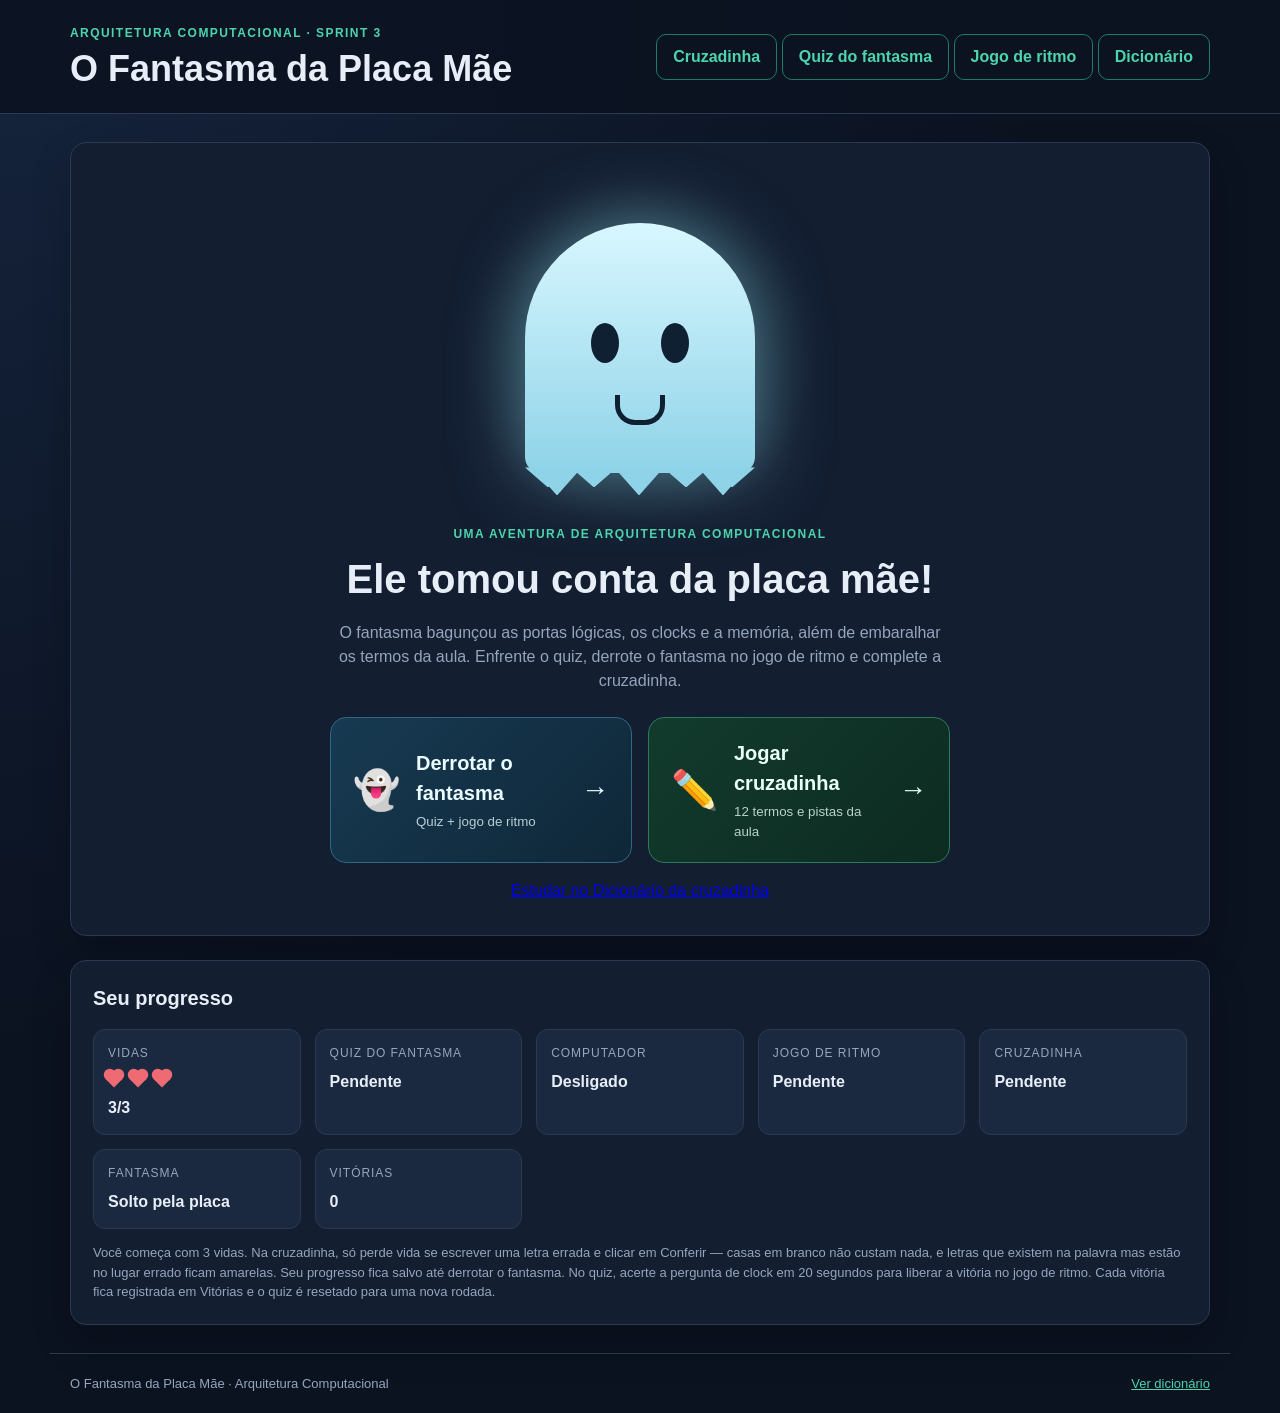
<file: index.html>
<!DOCTYPE html>
<html lang="pt-BR">
<head>
  <meta charset="UTF-8">
  <meta name="viewport" content="width=device-width, initial-scale=1.0">
  <title>O Fantasma da Placa Mãe</title>
  <link rel="stylesheet" href="style.css">
</head>
<body>
  <header class="topo">
    <div class="topo-inner">
      <div>
        <p class="etiqueta">Arquitetura Computacional · Sprint 3</p>
        <h1>O Fantasma da Placa Mãe</h1>
      </div>
      <nav class="menu">
        <a href="cruzadinha.html">Cruzadinha</a>
        <a href="portas.html">Quiz do fantasma</a>
        <a href="ritmo.html">Jogo de ritmo</a>
        <a href="dicionario.html">Dicionário</a>
      </nav>
    </div>
  </header>

  <main class="home">
    <section class="painel hero hero-grande">
      <div class="fantasma fantasma-gigante" aria-hidden="true">
        <div class="fantasma-aura"></div>
        <div class="fantasma-corpo">
          <span class="olho esquerdo"></span>
          <span class="olho direito"></span>
          <span class="boca"></span>
        </div>
        <div class="fantasma-cauda cauda-um"></div>
        <div class="fantasma-cauda cauda-dois"></div>
        <div class="fantasma-cauda cauda-tres"></div>
      </div>
      <div class="hero-texto">
        <p class="etiqueta">Uma aventura de arquitetura computacional</p>
        <h2>Ele tomou conta da placa mãe!</h2>
        <p class="subtitulo">O fantasma bagunçou as portas lógicas, os clocks e a memória, além de embaralhar os termos da aula. Enfrente o quiz, derrote o fantasma no jogo de ritmo e complete a cruzadinha.</p>

        <div class="acoes-grandes">
          <a class="botao-grande botao-fantasma" href="portas.html">
            <span class="botao-grande-icone">👻</span>
            <span class="botao-grande-texto">
              <strong>Derrotar o fantasma</strong>
              <small>Quiz + jogo de ritmo</small>
            </span>
            <span class="botao-grande-seta">→</span>
          </a>
          <a class="botao-grande botao-cruzadinha" href="cruzadinha.html">
            <span class="botao-grande-icone">✏️</span>
            <span class="botao-grande-texto">
              <strong>Jogar cruzadinha</strong>
              <small>12 termos e pistas da aula</small>
            </span>
            <span class="botao-grande-seta">→</span>
          </a>
        </div>
        <p class="link-extra"><a href="dicionario.html">Estudar no Dicionário da cruzadinha</a></p>
      </div>
    </section>

    <section class="painel status status-final">
      <h2>Seu progresso</h2>
      <div class="status-grid">
        <div class="status-item">
          <span class="status-label">Vidas</span>
          <span id="coracoes" class="coracoes"></span>
          <strong id="total-vidas">3</strong>
        </div>
        <div class="status-item">
          <span class="status-label">Quiz do fantasma</span>
          <strong id="status-portas">Pendente</strong>
        </div>
        <div class="status-item">
          <span class="status-label">Computador</span>
          <strong id="status-pc">Desligado</strong>
        </div>
        <div class="status-item">
          <span class="status-label">Jogo de ritmo</span>
          <strong id="status-ritmo">Pendente</strong>
        </div>
        <div class="status-item">
          <span class="status-label">Cruzadinha</span>
          <strong id="status-cruzadinha">Pendente</strong>
        </div>
        <div class="status-item">
          <span class="status-label">Fantasma</span>
          <strong id="status-fantasma">Solto pela placa</strong>
        </div>
        <div class="status-item">
          <span class="status-label">Vitórias</span>
          <strong id="status-vitorias">0</strong>
        </div>
      </div>
      <p class="ajuda">Você começa com 3 vidas. Na cruzadinha, só perde vida se escrever uma letra errada e clicar em Conferir — casas em branco não custam nada, e letras que existem na palavra mas estão no lugar errado ficam amarelas. Seu progresso fica salvo até derrotar o fantasma. No quiz, acerte a pergunta de clock em 20 segundos para liberar a vitória no jogo de ritmo. Cada vitória fica registrada em Vitórias e o quiz é resetado para uma nova rodada.</p>
    </section>
  </main>

  <footer class="rodape">
    <span>O Fantasma da Placa Mãe · Arquitetura Computacional</span>
    <a href="dicionario.html">Ver dicionário</a>
  </footer>

  <script src="script.js"></script>
</body>
</html>
</file>
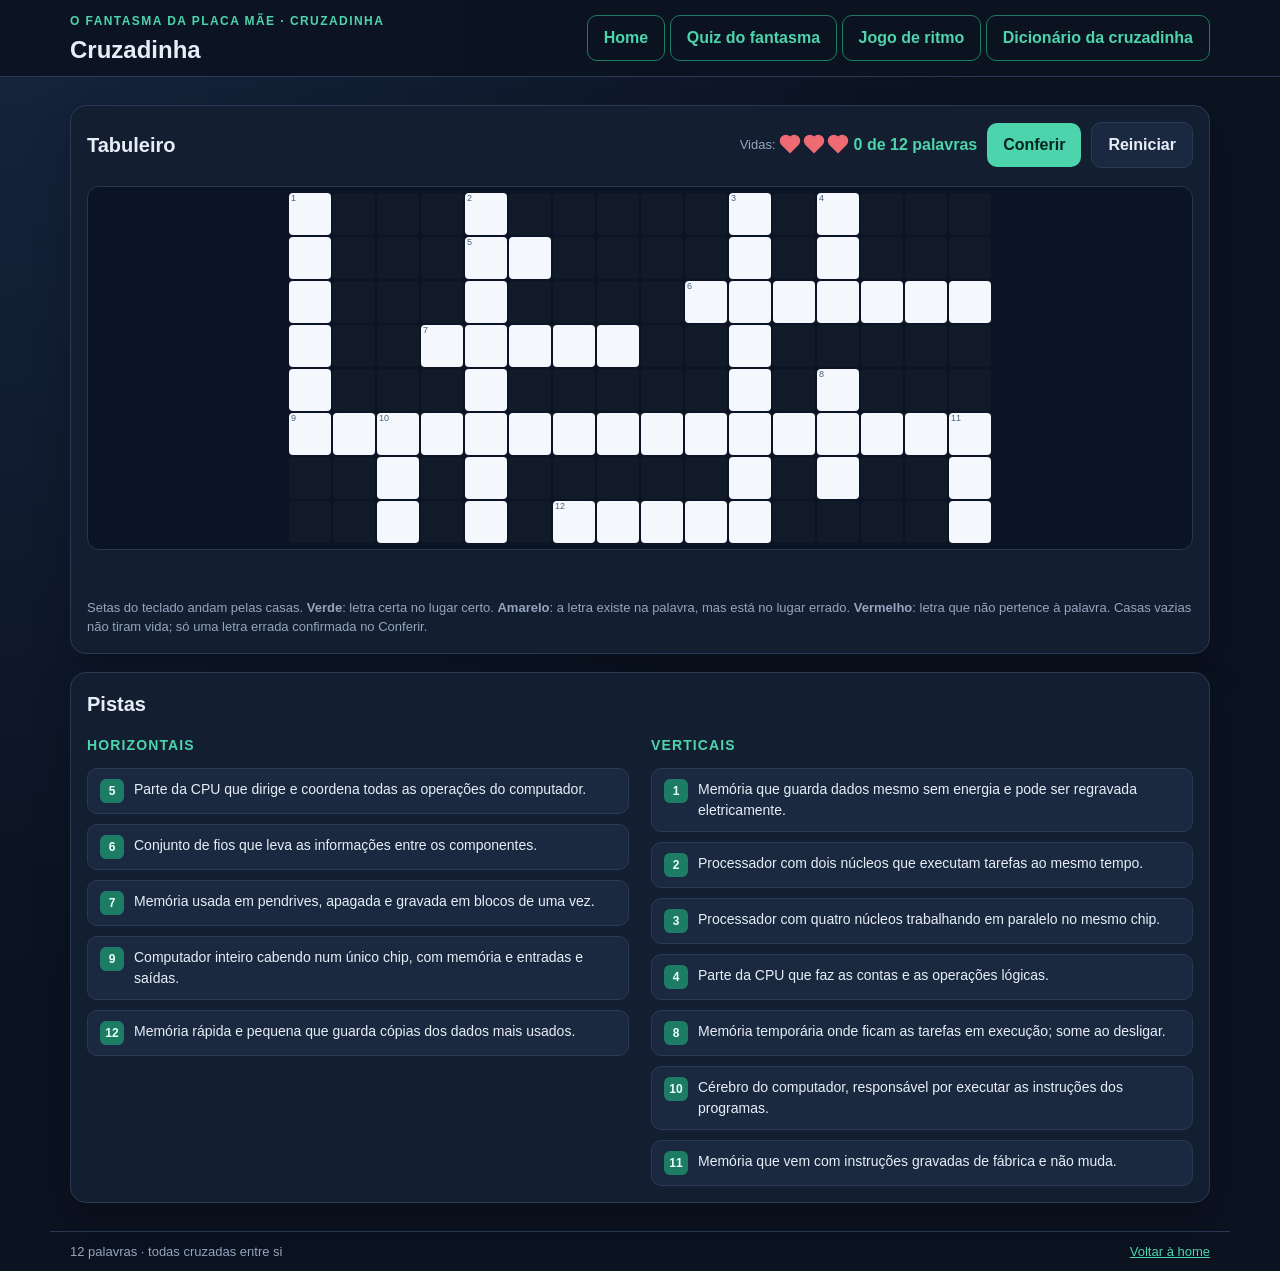
<file: cruzadinha.html>
<!DOCTYPE html>
<html lang="pt-BR">
<head>
  <meta charset="UTF-8">
  <meta name="viewport" content="width=device-width, initial-scale=1.0">
  <title>Cruzadinha · O Fantasma da Placa Mãe</title>
  <link rel="stylesheet" href="style.css">
</head>
<body class="pagina-cruzadinha">
  <header class="topo">
    <div class="topo-inner">
      <div>
        <p class="etiqueta">O Fantasma da Placa Mãe · Cruzadinha</p>
        <h1>Cruzadinha</h1>
        <p class="subtitulo">Leia a pista e escreva as letras direto nas casas. Cuidado: conferir com letra errada custa 1 vida.</p>
      </div>
      <nav class="menu">
        <a href="index.html">Home</a>
        <a href="portas.html">Quiz do fantasma</a>
        <a href="ritmo.html">Jogo de ritmo</a>
        <a href="dicionario.html">Dicionário da cruzadinha</a>
      </nav>
    </div>
  </header>

  <main class="layout">
    <section class="painel tabuleiro-painel">
      <div class="barra">
        <h2>Tabuleiro</h2>
        <div class="acoes">
          <span class="vidas"><span class="vidas-titulo">Vidas:</span> <span id="coracoes" class="coracoes"></span></span>
          <span id="contador" class="contador">0 de 12 palavras</span>
          <button type="button" id="conferir" class="botao primario">Conferir</button>
          <button type="button" id="reiniciar" class="botao secundario">Reiniciar</button>
        </div>
      </div>

      <div class="tabuleiro-wrapper">
        <div id="tabuleiro" class="tabuleiro" aria-label="Tabuleiro da cruzadinha"></div>
      </div>

      <p id="mensagem" class="mensagem" role="status"></p>
      <p class="ajuda">Setas do teclado andam pelas casas. <strong>Verde</strong>: letra certa no lugar certo. <strong>Amarelo</strong>: a letra existe na palavra, mas está no lugar errado. <strong>Vermelho</strong>: letra que não pertence à palavra. Casas vazias não tiram vida; só uma letra errada confirmada no Conferir.</p>
    </section>

    <section class="painel pistas-painel">
      <h2>Pistas</h2>
      <div class="grupos">
        <div class="grupo">
          <h3>Horizontais</h3>
          <ol id="pistas-h" class="lista-pistas"></ol>
        </div>
        <div class="grupo">
          <h3>Verticais</h3>
          <ol id="pistas-v" class="lista-pistas"></ol>
        </div>
      </div>
    </section>
  </main>

  <footer class="rodape">
    <span>12 palavras · todas cruzadas entre si</span>
    <a href="index.html">Voltar à home</a>
  </footer>

  <div id="overlay" class="overlay" hidden>
    <div class="overlay-card">
      <h2 id="overlay-titulo"></h2>
      <p id="overlay-texto"></p>
      <div class="overlay-acoes">
        <button type="button" id="overlay-principal" class="botao primario"></button>
        <a class="botao secundario link-botao" href="index.html">Voltar à home</a>
      </div>
    </div>
  </div>

  <script src="script.js"></script>
</body>
</html>
</file>
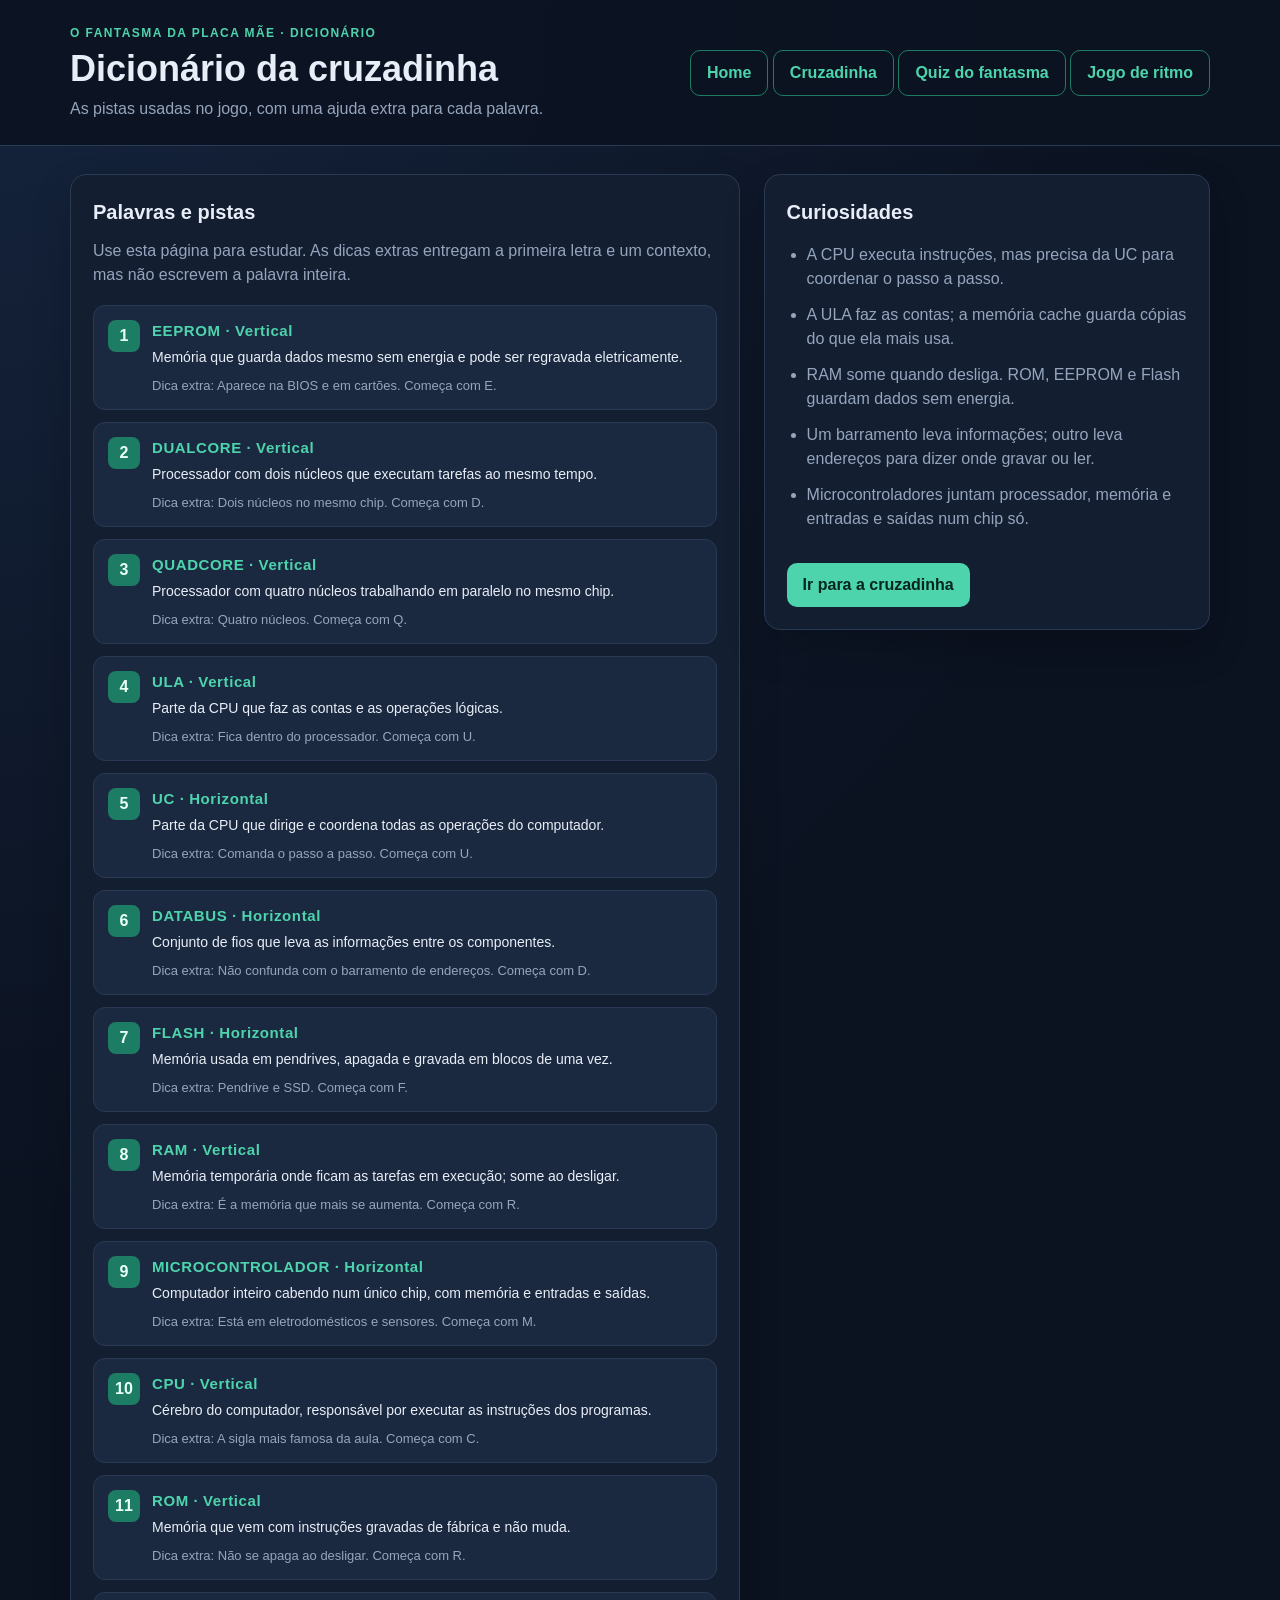
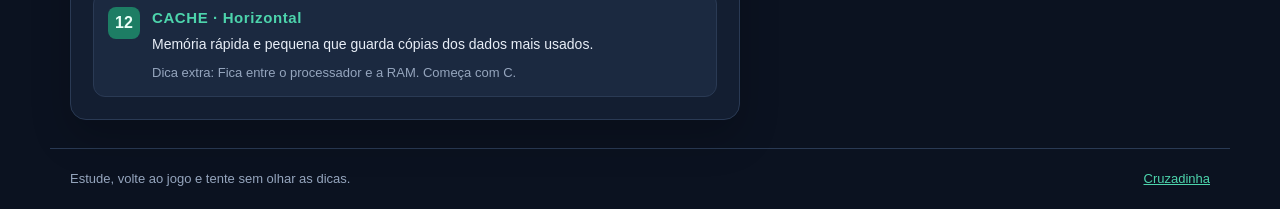
<file: dicionario.html>
<!DOCTYPE html>
<html lang="pt-BR">
<head>
  <meta charset="UTF-8">
  <meta name="viewport" content="width=device-width, initial-scale=1.0">
  <title>Dicionário da cruzadinha · O Fantasma da Placa Mãe</title>
  <link rel="stylesheet" href="style.css">
</head>
<body>
  <header class="topo">
    <div class="topo-inner">
      <div>
        <p class="etiqueta">O Fantasma da Placa Mãe · Dicionário</p>
        <h1>Dicionário da cruzadinha</h1>
        <p class="subtitulo">As pistas usadas no jogo, com uma ajuda extra para cada palavra.</p>
      </div>
      <nav class="menu">
        <a href="index.html">Home</a>
        <a href="cruzadinha.html">Cruzadinha</a>
        <a href="portas.html">Quiz do fantasma</a>
        <a href="ritmo.html">Jogo de ritmo</a>
      </nav>
    </div>
  </header>

  <main class="layout-ideias">
    <section class="painel">
      <h2>Palavras e pistas</h2>
      <p class="intro">Use esta página para estudar. As dicas extras entregam a primeira letra e um contexto, mas não escrevem a palavra inteira.</p>
      <div id="lista-ideias" class="cards"></div>
    </section>

    <aside class="painel">
      <h2>Curiosidades</h2>
      <ul class="curiosidades">
        <li>A CPU executa instruções, mas precisa da UC para coordenar o passo a passo.</li>
        <li>A ULA faz as contas; a memória cache guarda cópias do que ela mais usa.</li>
        <li>RAM some quando desliga. ROM, EEPROM e Flash guardam dados sem energia.</li>
        <li>Um barramento leva informações; outro leva endereços para dizer onde gravar ou ler.</li>
        <li>Microcontroladores juntam processador, memória e entradas e saídas num chip só.</li>
      </ul>
      <a class="botao primario link-botao" href="cruzadinha.html">Ir para a cruzadinha</a>
    </aside>
  </main>

  <footer class="rodape">
    <span>Estude, volte ao jogo e tente sem olhar as dicas.</span>
    <a href="cruzadinha.html">Cruzadinha</a>
  </footer>

  <script src="script.js"></script>
</body>
</html>
</file>
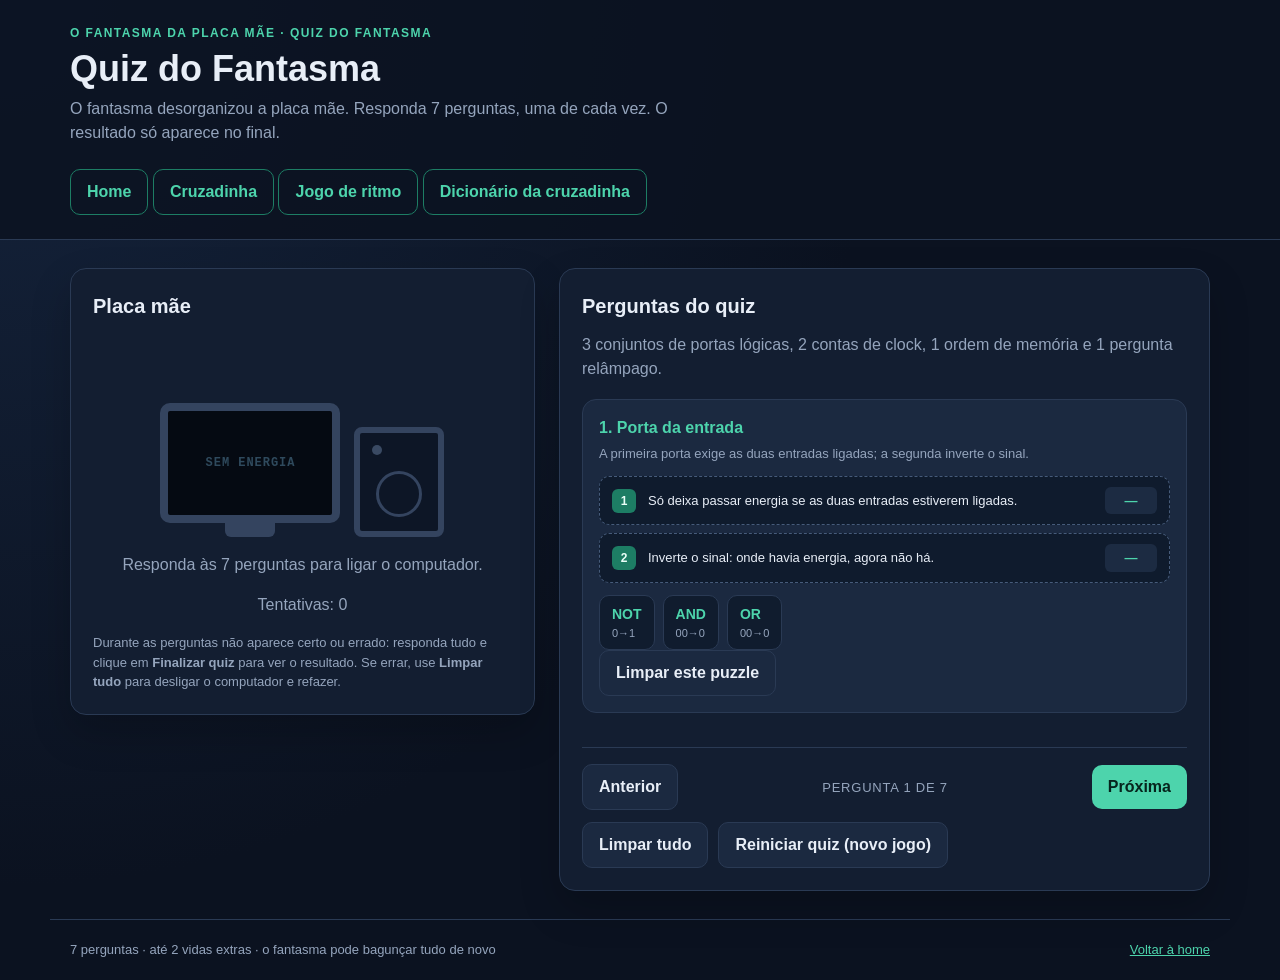
<file: portas.html>
<!DOCTYPE html>
<html lang="pt-BR">
<head>
  <meta charset="UTF-8">
  <meta name="viewport" content="width=device-width, initial-scale=1.0">
  <title>Quiz do Fantasma · O Fantasma da Placa Mãe</title>
  <link rel="stylesheet" href="style.css">
</head>
<body>
  <header class="topo">
    <div class="topo-inner">
      <div>
        <p class="etiqueta">O Fantasma da Placa Mãe · Quiz do fantasma</p>
        <h1>Quiz do Fantasma</h1>
        <p class="subtitulo">O fantasma desorganizou a placa mãe. Responda 7 perguntas, uma de cada vez. O resultado só aparece no final.</p>
      </div>
      <nav class="menu">
        <a href="index.html">Home</a>
        <a href="cruzadinha.html">Cruzadinha</a>
        <a href="ritmo.html">Jogo de ritmo</a>
        <a href="dicionario.html">Dicionário da cruzadinha</a>
      </nav>
    </div>
  </header>

  <main class="portas-layout">
    <section class="painel computador-painel">
      <h2>Placa mãe</h2>
      <div id="computador" class="computador">
        <div class="monitor">
          <div class="tela"><span id="texto-tela">SEM ENERGIA</span></div>
          <div class="suporte"></div>
        </div>
        <div class="gabinete">
          <span class="led"></span>
          <span class="ventoinha"></span>
        </div>
      </div>
      <p id="status-energia" class="status-energia" role="status">Responda às 7 perguntas para ligar o computador.</p>
      <p id="tentativas" class="status-energia">Tentativas: 0</p>
      <div id="recompensa" class="recompensa" hidden>
        <strong id="recompensa-titulo">Computador ligado!</strong>
        <span id="recompensa-texto">Você ganhou vidas extras para a cruzadinha.</span>
        <a class="botao primario link-botao" href="ritmo.html">Derrotar o fantasma no ritmo</a>
        <a class="botao secundario link-botao" href="cruzadinha.html">Ir para a cruzadinha</a>
      </div>
      <p class="ajuda">Durante as perguntas não aparece certo ou errado: responda tudo e clique em <strong>Finalizar quiz</strong> para ver o resultado. Se errar, use <strong>Limpar tudo</strong> para desligar o computador e refazer.</p>
    </section>

    <section class="painel quiz-painel">
      <h2>Perguntas do quiz</h2>
      <p class="intro">3 conjuntos de portas lógicas, 2 contas de clock, 1 ordem de memória e 1 pergunta relâmpago.</p>

      <div id="puzzles" class="puzzles"></div>
      <div id="clocks" class="clock-cards"></div>
      <div id="memoria-puzzle" class="puzzle"></div>

      <div id="clock-relampago" class="relampago etapa-quiz" data-etapa="6">
        <h3>Pergunta relâmpago de clock</h3>
        <p id="relampago-enunciado">1 GHz equivale a quantos MHz?</p>
        <div class="relampago-opcoes">
          <button type="button" class="opcao-relampago" data-resposta="100 MHz" disabled>100 MHz</button>
          <button type="button" class="opcao-relampago" data-resposta="1000 MHz" disabled>1000 MHz</button>
          <button type="button" class="opcao-relampago" data-resposta="10 MHz" disabled>10 MHz</button>
        </div>
        <div class="relampago-controle">
          <span class="relampago-cronometro">Tempo: <strong id="relampago-tempo">20</strong>s</span>
          <button type="button" id="relampago-iniciar" class="botao primario">Começar pergunta</button>
        </div>
        <p id="relampago-status" class="status-energia">Você terá 20 segundos para responder. O resultado aparece no final.</p>
      </div>

      <div class="quiz-navegacao">
        <button type="button" id="quiz-anterior" class="botao secundario">Anterior</button>
        <span id="quiz-progresso" class="quiz-progresso">Pergunta 1 de 7</span>
        <button type="button" id="quiz-proxima" class="botao primario">Próxima</button>
        <button type="button" id="enviar" class="botao primario" hidden>Finalizar quiz</button>
      </div>

      <div class="quiz-acoes">
        <button type="button" id="limpar-tudo" class="botao secundario">Limpar tudo</button>
        <button type="button" id="reiniciar-quiz" class="botao secundario">Reiniciar quiz (novo jogo)</button>
      </div>
    </section>

    <section id="explicacao" class="painel explicacao" hidden>
      <h2>Computador ligado: o que você consertou</h2>
      <div class="explicacao-grid">
        <div>
          <h3>Portas lógicas</h3>
          <ul>
            <li><strong>AND</strong>: só passa energia se as duas entradas forem 1 (1 e 1 → 1).</li>
            <li><strong>OR</strong>: passa se pelo menos uma entrada for 1 (1 ou 0 → 1).</li>
            <li><strong>NOT</strong>: inverte a entrada (0 vira 1 e 1 vira 0).</li>
            <li><strong>XOR</strong>: passa só quando as entradas são diferentes (1 e 0 → 1).</li>
          </ul>
        </div>
        <div>
          <h3>Resultado das contas de clock</h3>
          <ul>
            <li><strong>Conta 1</strong>: período de 0,5 ns → f = 1 / 0,5 ns = <strong>2 GHz</strong> (menor valor que atende).</li>
            <li><strong>Conta 2</strong>: 4 ciclos × 750 milhões de instruções/s = 3 bilhões de ciclos/s = <strong>3 GHz</strong>.</li>
          </ul>
        </div>
        <div>
          <h3>Ordem do armazenamento</h3>
          <p>Da mais lenta para a mais rápida: <strong>RAM → CACHE → REGISTRADORES</strong>.</p>
          <p>A RAM é a memória principal, a cache guarda cópias dos dados mais usados e os registradores ficam dentro da CPU.</p>
        </div>
      </div>
    </section>
  </main>

  <footer class="rodape">
    <span>7 perguntas · até 2 vidas extras · o fantasma pode bagunçar tudo de novo</span>
    <a href="index.html">Voltar à home</a>
  </footer>

  <script src="script.js"></script>
</body>
</html>
</file>
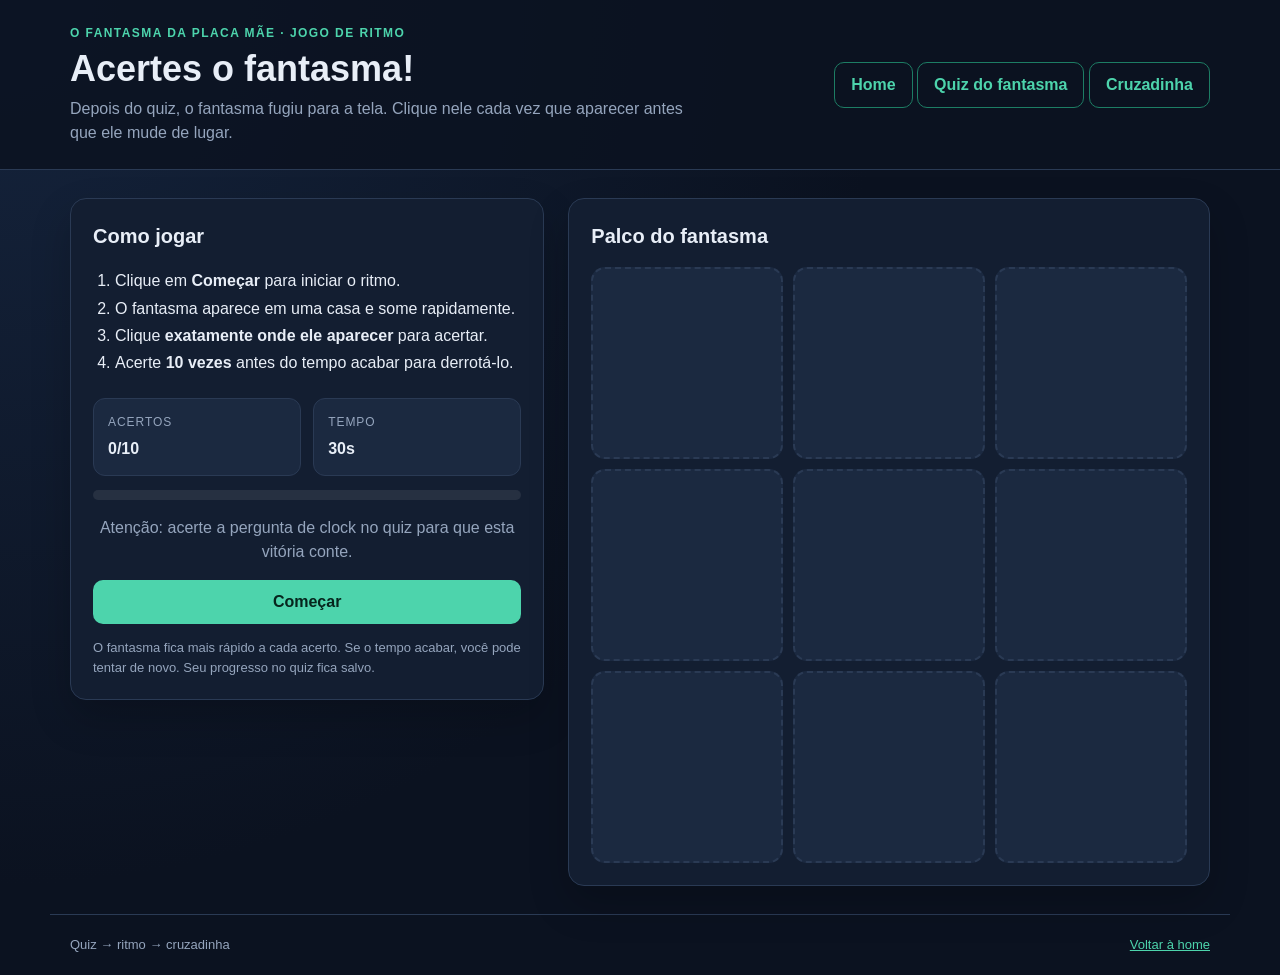
<file: ritmo.html>
<!DOCTYPE html>
<html lang="pt-BR">
<head>
  <meta charset="UTF-8">
  <meta name="viewport" content="width=device-width, initial-scale=1.0">
  <title>Jogo de Ritmo · O Fantasma da Placa Mãe</title>
  <link rel="stylesheet" href="style.css">
</head>
<body>
  <header class="topo">
    <div class="topo-inner">
      <div>
        <p class="etiqueta">O Fantasma da Placa Mãe · Jogo de ritmo</p>
        <h1>Acertes o fantasma!</h1>
        <p class="subtitulo">Depois do quiz, o fantasma fugiu para a tela. Clique nele cada vez que aparecer antes que ele mude de lugar.</p>
      </div>
      <nav class="menu">
        <a href="index.html">Home</a>
        <a href="portas.html">Quiz do fantasma</a>
        <a href="cruzadinha.html">Cruzadinha</a>
      </nav>
    </div>
  </header>

  <main class="ritmo-layout">
    <section class="painel ritmo-painel">
      <h2>Como jogar</h2>
      <ol class="ritmo-regras">
        <li>Clique em <strong>Começar</strong> para iniciar o ritmo.</li>
        <li>O fantasma aparece em uma casa e some rapidamente.</li>
        <li>Clique <strong>exatamente onde ele aparecer</strong> para acertar.</li>
        <li>Acerte <strong>10 vezes</strong> antes do tempo acabar para derrotá-lo.</li>
      </ol>
      <div class="ritmo-stats">
        <div class="ritmo-stat">
          <span class="status-label">Acertos</span>
          <strong><span id="ritmo-acertos">0</span>/10</strong>
        </div>
        <div class="ritmo-stat">
          <span class="status-label">Tempo</span>
          <strong><span id="ritmo-tempo">30</span>s</strong>
        </div>
      </div>
      <div class="ritmo-barra"><div id="ritmo-barra-preenchida" class="ritmo-barra-preenchida"></div></div>
      <p id="ritmo-status" class="status-energia" role="status">Pronto para começar?</p>
      <button type="button" id="ritmo-iniciar" class="botao primario botao-largo">Começar</button>
      <p class="ajuda">O fantasma fica mais rápido a cada acerto. Se o tempo acabar, você pode tentar de novo. Seu progresso no quiz fica salvo.</p>
    </section>

    <section class="painel palco-painel">
      <h2>Palco do fantasma</h2>
      <div id="palco-ritmo" class="palco-ritmo" aria-label="Palco do jogo de ritmo"></div>
      <div id="ritmo-resultado" class="recompensa ritmo-resultado" hidden>
        <strong id="ritmo-resultado-titulo">Fantasma derrotado!</strong>
        <span id="ritmo-resultado-texto">Você acertou todas as aparições.</span>
        <a class="botao primario link-botao" href="cruzadinha.html">Jogar cruzadinha</a>
        <a class="botao secundario link-botao" href="index.html">Voltar à home</a>
      </div>
    </section>
  </main>

  <footer class="rodape">
    <span>Quiz → ritmo → cruzadinha</span>
    <a href="index.html">Voltar à home</a>
  </footer>

  <script src="script.js"></script>
</body>
</html>
</file>
<file: style.css>
:root {
  --fundo: #0b1220;
  --painel: #131e31;
  --painel-claro: #1b2940;
  --texto: #e8eef7;
  --muted: #95a5bd;
  --linha: #2a3a54;
  --destaque: #4dd4ac;
  --destaque-escuro: #1d7d64;
  --certo: #36c98a;
  --errado: #ef6b73;
  --celula: clamp(18px, 4.2vw, 36px);
}

* {
  box-sizing: border-box;
}

body {
  margin: 0;
  min-height: 100vh;
  background: radial-gradient(circle at top left, #15243d 0%, var(--fundo) 55%);
  color: var(--texto);
  font-family: "Segoe UI", Roboto, Arial, sans-serif;
  line-height: 1.5;
}

.topo {
  border-bottom: 1px solid var(--linha);
  background: rgba(11, 18, 32, 0.85);
}

.topo-inner {
  max-width: 1180px;
  margin: 0 auto;
  padding: 24px 20px;
  display: flex;
  gap: 24px;
  align-items: center;
  justify-content: space-between;
  flex-wrap: wrap;
}

.etiqueta {
  margin: 0 0 6px;
  color: var(--destaque);
  font-size: 12px;
  font-weight: 700;
  letter-spacing: 0.12em;
  text-transform: uppercase;
}

h1 {
  margin: 0;
  font-size: clamp(24px, 3.5vw, 36px);
  line-height: 1.15;
}

.subtitulo {
  margin: 8px 0 0;
  color: var(--muted);
  max-width: 620px;
}

.menu a {
  display: inline-block;
  padding: 10px 16px;
  border: 1px solid var(--destaque-escuro);
  border-radius: 10px;
  color: var(--destaque);
  text-decoration: none;
  font-weight: 600;
  white-space: nowrap;
}

.menu a:hover {
  background: rgba(77, 212, 172, 0.1);
}

.layout,
.layout-ideias {
  max-width: 1180px;
  margin: 0 auto;
  padding: 28px 20px;
  display: grid;
  gap: 24px;
}

.layout {
  grid-template-columns: minmax(0, 1fr) minmax(0, 1fr);
  align-items: start;
}

.layout-ideias {
  grid-template-columns: minmax(0, 1.5fr) minmax(0, 1fr);
  align-items: start;
}

.painel {
  background: var(--painel);
  border: 1px solid var(--linha);
  border-radius: 16px;
  padding: 22px;
  box-shadow: 0 18px 40px rgba(0, 0, 0, 0.2);
}

.painel h2 {
  margin: 0 0 16px;
  font-size: 20px;
}

.barra {
  display: flex;
  align-items: center;
  justify-content: space-between;
  gap: 12px;
  flex-wrap: wrap;
  margin-bottom: 18px;
}

.barra h2 {
  margin: 0;
}

.acoes {
  display: flex;
  align-items: center;
  gap: 10px;
  flex-wrap: wrap;
}

.contador {
  color: var(--destaque);
  font-weight: 700;
  font-variant-numeric: tabular-nums;
  white-space: nowrap;
}

.botao {
  border: 0;
  border-radius: 10px;
  padding: 10px 16px;
  font: inherit;
  font-weight: 700;
  cursor: pointer;
  transition: transform 0.15s ease, filter 0.15s ease;
}

.botao:hover {
  filter: brightness(1.1);
  transform: translateY(-1px);
}

.botao:active {
  transform: translateY(0);
}

.primario {
  background: var(--destaque);
  color: #06251d;
}

.secundario {
  background: var(--painel-claro);
  color: var(--texto);
  border: 1px solid var(--linha);
}

.link-botao {
  display: inline-block;
  text-decoration: none;
  margin-top: 20px;
}

.tabuleiro-wrapper {
  overflow-x: auto;
  padding: 6px;
  background: #0a1424;
  border: 1px solid var(--linha);
  border-radius: 12px;
}

.tabuleiro {
  display: grid;
  grid-template-columns: repeat(16, var(--celula));
  grid-auto-rows: var(--celula);
  gap: 2px;
  width: max-content;
}

.casa {
  position: relative;
  width: var(--celula);
  height: var(--celula);
}

.casa.vazia {
  background: rgba(255, 255, 255, 0.025);
  border-radius: 4px;
}

.casa.ativa {
  background: #f4f7fb;
  border-radius: 4px;
}

.casa .numero {
  position: absolute;
  top: 1px;
  left: 2px;
  z-index: 1;
  font-size: 9px;
  line-height: 1;
  color: #48607f;
  pointer-events: none;
}

.casa input {
  width: 100%;
  height: 100%;
  padding: 0;
  border: 2px solid transparent;
  border-radius: 4px;
  background: transparent;
  color: #102033;
  font: 700 calc(var(--celula) * 0.58) "Segoe UI", Arial, sans-serif;
  text-align: center;
  text-transform: uppercase;
  caret-color: var(--destaque-escuro);
  outline: none;
}

.casa input:focus {
  border-color: #2c80d1;
  background: #fff;
}

.casa.certo {
  background: var(--certo);
}

.casa.amarelo {
  background: #ffd34d;
}

.casa.errado {
  background: var(--errado);
}

.casa.certo input,
.casa.amarelo input,
.casa.errado input {
  color: #07131f;
}

.ajuda {
  margin: 14px 0 0;
  color: var(--muted);
  font-size: 13px;
}

.grupos {
  display: grid;
  grid-template-columns: repeat(auto-fit, minmax(220px, 1fr));
  gap: 22px;
}

.grupo h3 {
  margin: 0 0 12px;
  color: var(--destaque);
  font-size: 14px;
  letter-spacing: 0.08em;
  text-transform: uppercase;
}

.lista-pistas {
  list-style: none;
  margin: 0;
  padding: 0;
  display: grid;
  gap: 10px;
}

.lista-pistas li {
  display: flex;
  gap: 10px;
  align-items: flex-start;
  padding: 10px 12px;
  background: var(--painel-claro);
  border: 1px solid var(--linha);
  border-radius: 10px;
  font-size: 14px;
}

.lista-pistas .num {
  flex: 0 0 auto;
  min-width: 24px;
  height: 24px;
  padding: 0 4px;
  border-radius: 6px;
  background: var(--destaque-escuro);
  color: #eafff8;
  font-size: 12px;
  font-weight: 700;
  text-align: center;
  line-height: 24px;
}

.intro {
  margin: -4px 0 18px;
  color: var(--muted);
}

.cards {
  display: grid;
  gap: 12px;
}

.card {
  display: grid;
  grid-template-columns: 32px 1fr;
  gap: 12px;
  padding: 14px;
  background: var(--painel-claro);
  border: 1px solid var(--linha);
  border-radius: 12px;
}

.card .num {
  width: 32px;
  height: 32px;
  border-radius: 8px;
  background: var(--destaque-escuro);
  color: #eafff8;
  font-weight: 700;
  line-height: 32px;
  text-align: center;
}

.card h3 {
  margin: 0 0 4px;
  font-size: 15px;
  color: var(--destaque);
  letter-spacing: 0.04em;
}

.card p {
  margin: 0;
  font-size: 14px;
}

.card .extra {
  margin-top: 8px;
  color: var(--muted);
  font-size: 13px;
}

.curiosidades {
  margin: 0;
  padding-left: 20px;
  color: var(--muted);
}

.curiosidades li {
  margin-bottom: 12px;
}

.rodape {
  max-width: 1180px;
  margin: 0 auto;
  padding: 20px;
  display: flex;
  justify-content: space-between;
  gap: 12px;
  flex-wrap: wrap;
  color: var(--muted);
  font-size: 13px;
  border-top: 1px solid var(--linha);
}

.rodape a {
  color: var(--destaque);
}

.home {
  max-width: 1180px;
  margin: 0 auto;
  padding: 28px 20px;
  display: grid;
  gap: 24px;
}

.hero {
  display: flex;
  gap: 32px;
  align-items: center;
  flex-wrap: wrap;
}

.hero-texto {
  flex: 1 1 380px;
}

.hero-texto h2 {
  margin: 0 0 12px;
  font-size: clamp(26px, 4vw, 40px);
}

.hero-acoes {
  display: flex;
  gap: 12px;
  flex-wrap: wrap;
  margin-top: 20px;
}

.fantasma {
  flex: 0 0 auto;
  width: 150px;
  height: 170px;
  display: flex;
  justify-content: center;
}

.fantasma-corpo {
  position: relative;
  width: 120px;
  height: 130px;
  margin-top: 20px;
  background: linear-gradient(#d8f7ff, #8fd3e8);
  border-radius: 60px 60px 12px 12px;
  box-shadow: 0 0 40px rgba(143, 211, 232, 0.35);
}

.fantasma-corpo::after {
  content: '';
  position: absolute;
  left: 0;
  right: 0;
  bottom: -14px;
  height: 20px;
  background: #8fd3e8;
  clip-path: polygon(0 0, 10% 100%, 20% 0, 30% 100%, 40% 0, 50% 100%, 60% 0, 70% 100%, 80% 0, 90% 100%, 100% 0);
}

.olho {
  position: absolute;
  top: 52px;
  width: 16px;
  height: 22px;
  background: #102033;
  border-radius: 50%;
}

.olho.esquerdo {
  left: 34px;
}

.olho.direito {
  right: 34px;
}

.boca {
  position: absolute;
  top: 90px;
  left: 50%;
  transform: translateX(-50%);
  width: 26px;
  height: 16px;
  border: 3px solid #102033;
  border-top: 0;
  border-radius: 0 0 20px 20px;
}

.status-grid {
  display: grid;
  grid-template-columns: repeat(auto-fit, minmax(180px, 1fr));
  gap: 14px;
}

.status-item {
  display: flex;
  flex-direction: column;
  gap: 8px;
  padding: 14px;
  background: var(--painel-claro);
  border: 1px solid var(--linha);
  border-radius: 12px;
}

.status-label {
  color: var(--muted);
  font-size: 12px;
  letter-spacing: 0.08em;
  text-transform: uppercase;
}

.cartoes-jogo {
  display: grid;
  grid-template-columns: repeat(auto-fit, minmax(240px, 1fr));
  gap: 18px;
}

.cartao-jogo {
  display: block;
  padding: 22px;
  background: var(--painel);
  border: 1px solid var(--linha);
  border-radius: 16px;
  color: var(--texto);
  text-decoration: none;
  transition: transform 0.15s ease, border-color 0.15s ease;
}

.cartao-jogo:hover {
  border-color: var(--destaque);
  transform: translateY(-3px);
}

.cartao-num {
  color: var(--destaque);
  font-size: 12px;
  font-weight: 700;
  letter-spacing: 0.1em;
}

.cartao-jogo h3 {
  margin: 8px 0;
}

.cartao-jogo p {
  margin: 0;
  color: var(--muted);
  font-size: 14px;
}

.vidas {
  display: inline-flex;
  align-items: center;
  gap: 8px;
}

.vidas-titulo {
  color: var(--muted);
  font-size: 13px;
}

.coracoes {
  display: inline-flex;
  align-items: center;
  gap: 12px;
  min-height: 18px;
}

.vida {
  position: relative;
  width: 12px;
  height: 12px;
  background: #ef6b73;
  transform: rotate(-45deg);
}

.vida::before,
.vida::after {
  content: '';
  position: absolute;
  width: 12px;
  height: 12px;
  background: inherit;
  border-radius: 50%;
}

.vida::before {
  top: -6px;
  left: 0;
}

.vida::after {
  top: 0;
  left: 6px;
}

.vida.perdida,
.vida.perdida::before,
.vida.perdida::after {
  background: #3a4a63;
}

.mensagem {
  min-height: 22px;
  margin: 12px 0 0;
  color: var(--muted);
  font-size: 14px;
}

.mensagem.erro {
  color: var(--errado);
}

.mensagem.ok {
  color: var(--destaque);
}

.lista-pistas li.certo-pista {
  border-color: var(--certo);
}

.lista-pistas li.errado-pista {
  border-color: var(--errado);
}

.overlay {
  position: fixed;
  inset: 0;
  z-index: 20;
  display: flex;
  align-items: center;
  justify-content: center;
  padding: 20px;
  background: rgba(5, 10, 20, 0.82);
}

.overlay[hidden] {
  display: none;
}

.overlay-card {
  width: 100%;
  max-width: 440px;
  padding: 28px;
  background: var(--painel);
  border: 1px solid var(--destaque-escuro);
  border-radius: 18px;
  box-shadow: 0 24px 60px rgba(0, 0, 0, 0.5);
  text-align: center;
}

.overlay-card h2 {
  margin: 0 0 10px;
}

.overlay-card p {
  color: var(--muted);
}

.overlay-acoes {
  display: flex;
  justify-content: center;
  gap: 10px;
  flex-wrap: wrap;
  margin-top: 20px;
}

.portas-layout {
  max-width: 1180px;
  margin: 0 auto;
  padding: 28px 20px;
  display: grid;
  grid-template-columns: minmax(0, 1fr) minmax(0, 1.4fr);
  gap: 24px;
  align-items: start;
}

.computador {
  display: flex;
  align-items: flex-end;
  justify-content: center;
  gap: 14px;
  min-height: 200px;
  padding: 26px 10px 0;
}

.monitor {
  position: relative;
  width: 180px;
}

.tela {
  display: flex;
  align-items: center;
  justify-content: center;
  height: 120px;
  border: 8px solid #34445f;
  border-radius: 10px;
  background: #050a12;
  color: #2f4a5d;
  font: 700 12px "Courier New", monospace;
  letter-spacing: 0.08em;
  text-align: center;
  transition: background 0.4s ease, color 0.4s ease;
}

.suporte {
  width: 50px;
  height: 14px;
  margin: 0 auto;
  background: #34445f;
  border-radius: 0 0 6px 6px;
}

.gabinete {
  position: relative;
  width: 90px;
  height: 110px;
  border: 6px solid #34445f;
  border-radius: 8px;
  background: #0d1626;
}

.led {
  position: absolute;
  top: 12px;
  left: 12px;
  width: 10px;
  height: 10px;
  border-radius: 50%;
  background: #3a4a63;
}

.ventoinha {
  position: absolute;
  bottom: 14px;
  left: 50%;
  width: 46px;
  height: 46px;
  margin-left: -23px;
  border: 3px solid #34445f;
  border-radius: 50%;
}

.computador.ligado .tela {
  background: #0d3b34;
  color: #7ff5d0;
  box-shadow: inset 0 0 30px rgba(77, 212, 172, 0.45);
}

.computador.ligado .led {
  background: var(--certo);
  box-shadow: 0 0 12px var(--certo);
}

.computador.ligado .ventoinha {
  border-top-color: var(--destaque);
  animation: girar 1s linear infinite;
}

@keyframes girar {
  to {
    transform: rotate(360deg);
  }
}

.status-energia {
  color: var(--muted);
  text-align: center;
}

.recompensa {
  display: grid;
  gap: 6px;
  margin: 16px 0;
  padding: 16px;
  border: 1px solid var(--certo);
  border-radius: 12px;
  background: rgba(54, 201, 138, 0.1);
}

.recompensa[hidden] {
  display: none;
}

.recompensa span {
  color: var(--muted);
  font-size: 14px;
}

.botao-largo {
  width: 100%;
}

.puzzles {
  display: grid;
  gap: 16px;
  margin-bottom: 16px;
}

.puzzle {
  padding: 16px;
  background: var(--painel-claro);
  border: 1px solid var(--linha);
  border-radius: 14px;
}

.puzzle.resolvido {
  border-color: var(--certo);
}

.puzzle h3 {
  margin: 0 0 4px;
  color: var(--destaque);
  font-size: 16px;
}

.puzzle > p {
  margin: 0 0 12px;
  color: var(--muted);
  font-size: 13px;
}

.slots {
  display: grid;
  gap: 8px;
}

.slot {
  display: grid;
  grid-template-columns: 26px 1fr auto;
  align-items: center;
  gap: 10px;
  width: 100%;
  padding: 10px 12px;
  border: 1px dashed #465b7a;
  border-radius: 10px;
  background: #0f1b2d;
  color: var(--texto);
  font: inherit;
  font-size: 13px;
  text-align: left;
  cursor: pointer;
}

.slot.selecionado {
  border-color: var(--destaque);
  box-shadow: 0 0 0 2px rgba(77, 212, 172, 0.2);
}

.slot.certo {
  border-style: solid;
  border-color: var(--certo);
}

.slot.errado {
  border-style: solid;
  border-color: var(--errado);
}

.slot-num {
  width: 24px;
  height: 24px;
  border-radius: 6px;
  background: var(--destaque-escuro);
  color: #eafff8;
  font-size: 12px;
  font-weight: 700;
  line-height: 24px;
  text-align: center;
}

.slot-valor {
  min-width: 52px;
  padding: 4px 8px;
  border-radius: 6px;
  background: #1c2b42;
  color: var(--destaque);
  font-weight: 700;
  text-align: center;
}

.portas {
  display: flex;
  flex-wrap: wrap;
  gap: 8px;
  margin-top: 12px;
}

.porta {
  padding: 8px 12px;
  border: 1px solid var(--linha);
  border-radius: 10px;
  background: #101c2e;
  color: var(--texto);
  font: inherit;
  text-align: left;
  cursor: pointer;
}

.porta:hover {
  border-color: var(--destaque);
}

.porta strong {
  display: block;
  color: var(--destaque);
  font-size: 14px;
}

.porta small {
  display: block;
  color: var(--muted);
  font-size: 11px;
}

body.pagina-cruzadinha {
  --celula: clamp(16px, min(calc((100vw - 150px) / 16), calc((100vh - 310px) / 8)), 42px);
}

body.pagina-cruzadinha .topo-inner {
  padding: 12px 20px;
}

body.pagina-cruzadinha .topo h1 {
  font-size: 24px;
}

body.pagina-cruzadinha .subtitulo {
  display: none;
}

body.pagina-cruzadinha .layout {
  grid-template-columns: 1fr;
  gap: 18px;
}

body.pagina-cruzadinha .painel {
  padding: 16px;
}

body.pagina-cruzadinha .rodape {
  padding: 10px 20px;
}

body.pagina-cruzadinha .tabuleiro-wrapper {
  display: flex;
  justify-content: center;
}

.explicacao[hidden] {
  display: none;
}

.explicacao {
  grid-column: 1 / -1;
  border-color: var(--certo);
}

.explicacao-grid {
  display: grid;
  grid-template-columns: repeat(auto-fit, minmax(240px, 1fr));
  gap: 18px;
}

.explicacao h3 {
  margin: 0 0 10px;
  color: var(--destaque);
  font-size: 15px;
}

.explicacao p,
.explicacao li {
  color: var(--muted);
  font-size: 14px;
}

.explicacao ul {
  margin: 0;
  padding-left: 20px;
}

.explicacao li {
  margin-bottom: 8px;
}

.explicacao strong {
  color: var(--texto);
}

.titulo-bloco {
  margin-top: 22px;
}

.etapa-quiz[hidden] {
  display: none !important;
}

.quiz-navegacao {
  display: flex;
  align-items: center;
  gap: 10px;
  flex-wrap: wrap;
  margin-top: 18px;
  padding-top: 16px;
  border-top: 1px solid var(--linha);
}

.quiz-progresso {
  flex: 1;
  min-width: 130px;
  text-align: center;
  color: var(--muted);
  font-size: 13px;
  letter-spacing: 0.06em;
  text-transform: uppercase;
}

.relampago {
  margin: 18px 0;
  padding: 16px;
  border: 1px solid #2d6884;
  border-radius: 12px;
  background: rgba(23, 58, 82, 0.35);
}

.relampago h3 {
  margin: 0 0 8px;
}

.relampago-opcoes {
  display: flex;
  flex-wrap: wrap;
  gap: 8px;
  margin: 12px 0;
}

.opcao-relampago {
  padding: 10px 16px;
  border: 1px solid var(--linha);
  border-radius: 8px;
  background: var(--painel-claro);
  color: inherit;
  cursor: pointer;
  font: inherit;
}

.opcao-relampago:disabled {
  opacity: 0.45;
  cursor: not-allowed;
}

.opcao-relampago.certo {
  border-color: var(--certo);
  background: rgba(79, 209, 197, 0.18);
}

.opcao-relampago.errado {
  border-color: var(--errado);
  background: rgba(229, 85, 85, 0.18);
}

.relampago-controle {
  display: flex;
  align-items: center;
  gap: 12px;
  flex-wrap: wrap;
}

.relampago-cronometro {
  font-variant-numeric: tabular-nums;
}

.quiz-acoes {
  display: flex;
  flex-wrap: wrap;
  gap: 10px;
  margin-top: 12px;
}

.clock-cards {
  display: grid;
  gap: 12px;
  margin-bottom: 16px;
}

.clock-card {
  padding: 16px;
  background: var(--painel-claro);
  border: 1px solid var(--linha);
  border-radius: 14px;
}

.clock-card.resolvido {
  border-color: var(--certo);
}

.clock-card h3 {
  margin: 0 0 6px;
  color: var(--destaque);
  font-size: 16px;
}

.clock-card p {
  margin: 0 0 12px;
  color: var(--muted);
  font-size: 13px;
}

.opcoes-clock {
  display: flex;
  flex-wrap: wrap;
  gap: 8px;
}

.opcao-clock {
  padding: 8px 14px;
  border: 1px solid var(--linha);
  border-radius: 10px;
  background: #101c2e;
  color: var(--texto);
  font: inherit;
  font-weight: 700;
  cursor: pointer;
}

.opcao-clock:hover {
  border-color: var(--destaque);
}

.opcao-clock.selecionada {
  border-color: var(--destaque);
  background: rgba(77, 212, 172, 0.15);
}

.opcao-clock.certo {
  border-color: var(--certo);
}

.opcao-clock.errado {
  border-color: var(--errado);
}

.hero-grande {
  flex-direction: column;
  text-align: center;
  gap: 4px;
  padding: 28px 24px 30px;
}

.fantasma-gigante {
  position: relative;
  width: 300px;
  height: 320px;
  margin: 20px 0 10px;
}

.fantasma-aura {
  position: absolute;
  inset: -30px;
  border-radius: 50%;
  background: radial-gradient(circle, rgba(99, 230, 190, 0.22), transparent 68%);
}

.fantasma-gigante .fantasma-corpo {
  width: 230px;
  height: 250px;
  margin-top: 32px;
  border-radius: 115px 115px 16px 16px;
  box-shadow: 0 0 70px rgba(143, 211, 232, 0.5);
}

.fantasma-gigante .olho {
  top: 100px;
  width: 28px;
  height: 40px;
}

.fantasma-gigante .olho.esquerdo {
  left: 66px;
}

.fantasma-gigante .olho.direito {
  right: 66px;
}

.fantasma-gigante .boca {
  top: 172px;
  width: 50px;
  height: 30px;
  border-width: 5px;
}

.fantasma-cauda {
  position: absolute;
  bottom: 16px;
  width: 46px;
  height: 26px;
  background: #8fd3e8;
  clip-path: polygon(0 0, 50% 100%, 100% 0);
}

.cauda-um { left: 44px; }
.cauda-dois { left: 126px; }
.cauda-tres { right: 44px; }

.acoes-grandes {
  display: grid;
  grid-template-columns: repeat(auto-fit, minmax(280px, 1fr));
  gap: 16px;
  margin-top: 24px;
}

.botao-grande {
  display: flex;
  align-items: center;
  gap: 16px;
  min-height: 100px;
  padding: 20px 22px;
  border: 1px solid var(--linha);
  border-radius: 16px;
  color: inherit;
  text-decoration: none;
  text-align: left;
  background: var(--painel-claro);
  transition: transform 0.15s ease, box-shadow 0.15s ease;
}

.botao-grande:hover {
  transform: translateY(-3px);
  box-shadow: 0 12px 26px rgba(0, 0, 0, 0.25);
}

.botao-fantasma {
  background: linear-gradient(135deg, #173a52, #0f2738);
  border-color: #2d6884;
  color: #eafcff;
}

.botao-cruzadinha {
  background: linear-gradient(135deg, #123b2d, #0d2b21);
  border-color: #2c7a5d;
  color: #eafff5;
}

.botao-grande-icone {
  font-size: 38px;
  line-height: 1;
}

.botao-grande-texto {
  flex: 1;
  display: flex;
  flex-direction: column;
  gap: 4px;
}

.botao-grande-texto strong {
  font-size: 20px;
}

.botao-grande-texto small {
  opacity: 0.78;
}

.botao-grande-seta {
  font-size: 28px;
}

.link-extra {
  margin: 16px 0 0;
}

.status-final {
  scroll-margin-top: 20px;
}

.ritmo-layout {
  max-width: 1180px;
  margin: 0 auto;
  padding: 28px 20px;
  display: grid;
  grid-template-columns: minmax(280px, 0.85fr) minmax(320px, 1.15fr);
  gap: 24px;
  align-items: start;
}

.ritmo-regras {
  margin: 14px 0 0;
  padding-left: 22px;
  line-height: 1.7;
}

.ritmo-stats {
  display: flex;
  gap: 12px;
  margin: 22px 0 14px;
}

.ritmo-stat {
  flex: 1;
  display: flex;
  flex-direction: column;
  gap: 6px;
  padding: 14px;
  background: var(--painel-claro);
  border: 1px solid var(--linha);
  border-radius: 12px;
}

.ritmo-barra {
  height: 10px;
  overflow: hidden;
  border-radius: 99px;
  background: rgba(255, 255, 255, 0.08);
}

.ritmo-barra-preenchida {
  width: 0;
  height: 100%;
  border-radius: 99px;
  background: linear-gradient(90deg, #4fd1c5, #63e6be);
  transition: width 0.2s ease;
}

.palco-ritmo {
  display: grid;
  grid-template-columns: repeat(3, 1fr);
  gap: 10px;
  margin-top: 16px;
  aspect-ratio: 1 / 1;
}

.ritmo-celula {
  display: flex;
  align-items: center;
  justify-content: center;
  min-height: 80px;
  border: 2px dashed var(--linha);
  border-radius: 14px;
  background: var(--painel-claro);
  cursor: pointer;
  transition: background 0.12s ease, border-color 0.12s ease;
}

.ritmo-celula.com-fantasma {
  border-style: solid;
  border-color: #63e6be;
}

.ritmo-celula.acertou {
  background: rgba(79, 209, 197, 0.28);
}

.ritmo-celula.errou {
  background: rgba(229, 85, 85, 0.24);
}

.fantasma-mini {
  display: flex;
  flex-direction: column;
  align-items: center;
  justify-content: center;
  gap: 4px;
  width: 62px;
  height: 72px;
  border-radius: 32px 32px 8px 8px;
  background: linear-gradient(#d8f7ff, #8fd3e8);
  box-shadow: 0 0 24px rgba(143, 211, 232, 0.6);
  animation: fantasma-pulo 0.35s ease-in-out infinite alternate;
}

.fantasma-mini-olhos {
  color: #102033;
  font-size: 22px;
  letter-spacing: 8px;
  line-height: 1;
}

.fantasma-mini-boca {
  color: #102033;
  font-size: 20px;
  line-height: 1;
}

@keyframes fantasma-pulo {
  from { transform: translateY(-4px); }
  to { transform: translateY(4px); }
}

.ritmo-resultado {
  margin-top: 16px;
}

.fantasma-estado {
  padding: 12px 16px;
  border: 1px solid var(--linha);
  border-radius: 10px;
  background: var(--painel-claro);
  color: var(--muted);
  margin-bottom: 16px;
}

@media (max-width: 900px) {
  .layout,
  .layout-ideias,
  .portas-layout,
  .ritmo-layout {
    grid-template-columns: 1fr;
  }
}

@media (max-width: 520px) {
  .painel {
    padding: 16px;
  }

  .barra h2 {
    width: 100%;
  }

  .acoes {
    width: 100%;
  }

  .slot {
    grid-template-columns: 24px 1fr;
  }

  .slot-valor {
    grid-column: 2;
    justify-self: start;
  }

  .fantasma {
    transform: scale(0.8);
    margin-left: -15px;
  }

  .fantasma.fantasma-gigante {
    transform: none;
    margin: 10px 0;
    width: 260px;
    height: 280px;
  }

  .fantasma.fantasma-gigante .fantasma-corpo {
    width: 200px;
    height: 220px;
  }

  .fantasma.fantasma-gigante .olho {
    top: 88px;
  }

  .fantasma.fantasma-gigante .olho.esquerdo {
    left: 56px;
  }

  .fantasma.fantasma-gigante .olho.direito {
    right: 56px;
  }

  .fantasma.fantasma-gigante .boca {
    top: 152px;
  }

  .fantasma-cauda.cauda-dois {
    left: 108px;
  }
}
</file>
